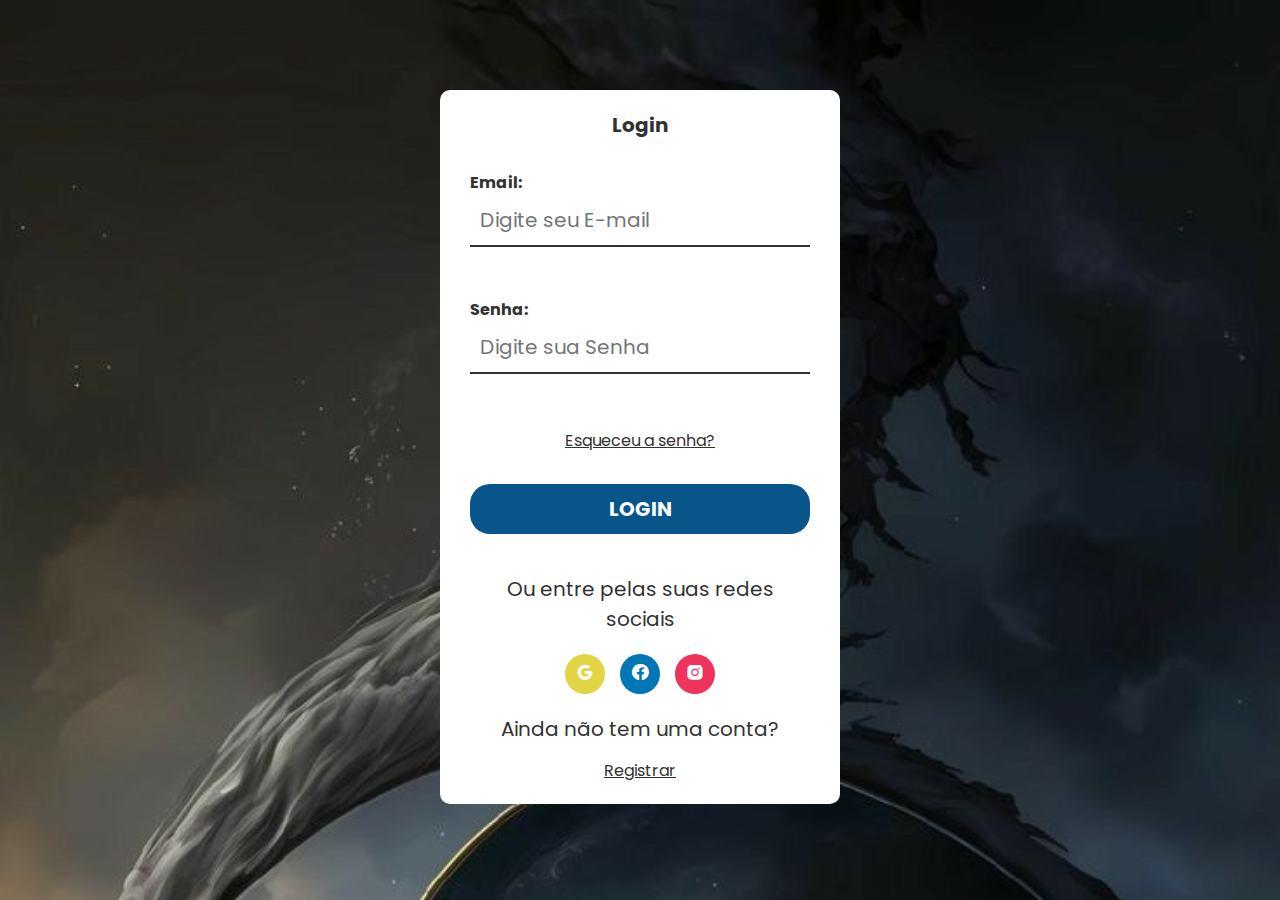
<file: index.html>
<!DOCTYPE html>
<html lang="pt-br">
<head>
  <meta charset="UTF-8">
  <meta http-equiv="X-UA-Compatible" content="IE=Edge">
  <meta name="viewport" content="width=device-width, initial-scale=1">
  
  <link href='https://unpkg.com/boxicons@2.1.4/css/boxicons.min.css' rel='stylesheet'>

  <title>Tela de Login</title>
  
  <!-- Custom Styles -->
  <link rel="stylesheet" href="style.css">
</head>

<body>
  <div id="login-container">
    <h1>Login</h1>
    <form id="form" class="form">
      <div class="form-control">
        <label for="email">Email:</label>
        <input type="text" name="email" id="email" placeholder="Digite seu E-mail" autocomplete="of">
        <small>Mensagem de Erro</small>
      </div>
      <div class="form-control">
        <label for="senha">Senha:</label>
        <input type="password" name="senha" id="senha" placeholder="Digite sua Senha">
        <small>Mensagem de Erro</small>
      </div>
        <a href="#" id="forgot-pass">Esqueceu a senha?</a>
        <input name="enviar" type="submit" value="login">
    </form>
    
    
    <div id="social-container">
      <p>Ou entre pelas suas redes sociais</p>
      <a href="https://accounts.google.com/v3/signin/identifier?hl=pt-br&ifkv=AaSxoQx4Do0hKt9DBFIRhGgkvmWV-L32H07AMXKJVpnXkY-H9MxQing0reGj3prBNkL7NAFei9A1wQ&flowName=GlifWebSignIn&flowEntry=ServiceLogin&dsh=S-703767137%3A1714710949519832&theme=mn&ddm=0"><i id="google" class='bx bxl-google'></i></a>
      <a href="https://pt-br.facebook.com/login/device-based/regular/login/"><i id="facebook" class='bx bxl-facebook-circle' ></i></a>
      <a href="https://www.instagram.com/accounts/login/"><i id="instagram" class='bx bxl-instagram-alt'></i></a>
    </div>
    <div id="register-container">
      <p>Ainda não tem uma conta?</p>
      <a href="/Criar Conta/criar-conta.html">Registrar</a>
    </div>
  </div>
  
  <script src="main.js"></script>
</body>
</html>
</file>
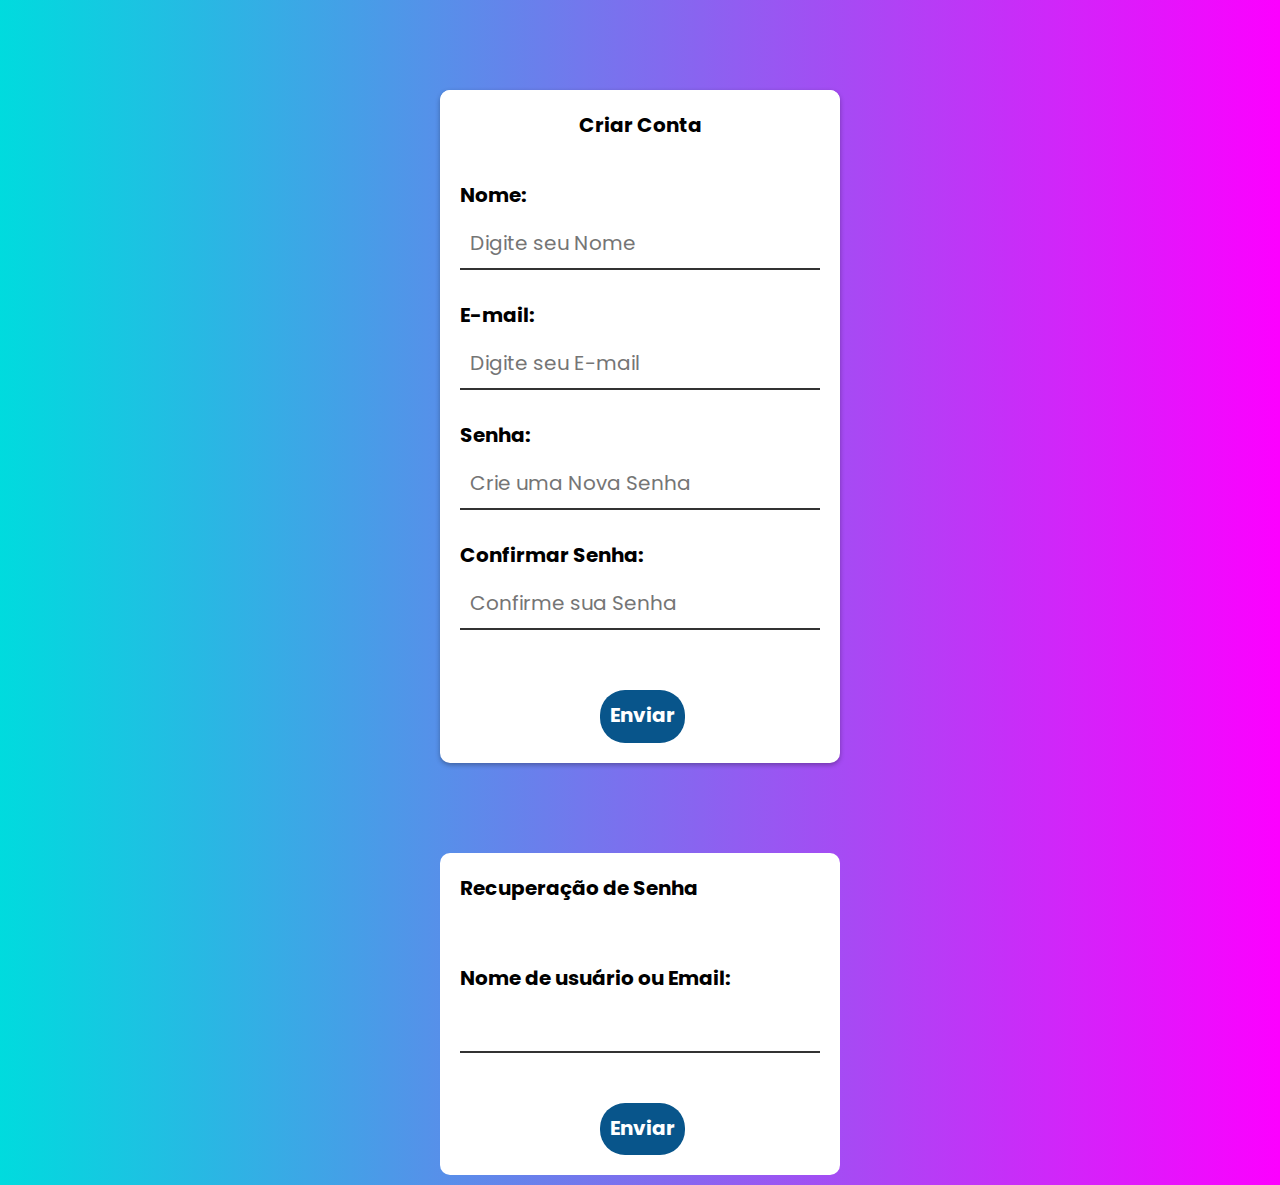
<file: Criar Conta/criar-conta.html>
<!DOCTYPE html>
<html lang="pt-br">
<head>
  <meta charset="UTF-8">
  <meta name="viewport" content="width=device-width, initial-scale=1.0">
  <meta http-equiv="X-UA-Compatible" content="ie=edge">
  
  <link href='https://unpkg.com/boxicons@2.1.4/css/boxicons.min.css' rel='stylesheet'>
  
  <title>Criar Conta</title>
  
  <link rel="stylesheet" href="/Criar Conta/criar-conta.css">
</head>


<body>
  <section class="criar-conta">
    <div class="container">
      <div class="header">
        <h1>Criar Conta</h1>
      </div>
    
      <form id="form" class="form">
        <div class="form-control">
          <label for="username">Nome:</label>
          <input type="text" id="username" placeholder="Digite seu Nome">
          <small>Mensagem de Erro</small>
        </div>
      
        <div class="form-control">
          <label for="email">E-mail:</label>
          <input type="text" id="email" placeholder="Digite seu E-mail">
          <small>Mensagem de Erro</small>
        </div>
      
        <div class="form-control">
          <label for="password">Senha:</label>
          <input type="password" id="password" placeholder="Crie uma Nova Senha">
          <small>Mensagem de Erro</small>
        </div>
      
        <div class="form-control">
          <label for="password-confirmation">Confirmar Senha:</label>
          <input type="password" id="password-confirmation" placeholder="Confirme sua Senha">
          <small>Mensagem de Erro</small>
        </div>
        <button type="submit">Enviar</button>
      </form>
    </div>
  </section>
  <section class="recuperar-senha">
    
    <div class="recuperar-conteudo">
      
      <h2>Recuperação de Senha</h2><br><br>
      
      <form id="recoveryForm">
        <label for="usernameOrEmail">Nome de usuário ou Email:</label><br>
        <input type="text" id="usernameOrEmail" name="usernameOrEmail"><br>
        
        <button type="submit">Enviar</button>
      </form>
    </div>
  </section>
  
  
  <script src="/Criar Conta/criar-conta.js"></script>
</body>
</html>


  <!--
    document.getElementById("recoveryForm").addEventListener("submit", function(event) {
      event.preventDefault();
      var usernameOrEmail = document.getElementById("usernameOrEmail").value;
      // Aqui você pode adicionar a lógica para validar os dados e enviar uma solicitação ao servidor para recuperar a senha
      console.log("Solicitação de recuperação de senha para: " + usernameOrEmail);
      // Por exemplo, você pode usar fetch() ou XMLHttpRequest para enviar uma solicitação AJAX
    });  -->
</file>
<file: style.css>
@import url('https://fonts.googleapis.com/css2?family=Honk&family=Indie+Flower&family=Poppins:ital,wght@0,100;0,200;0,300;0,400;0,500;0,600;0,700;0,800;0,900;1,100;1,200;1,300;1,400;1,500;1,600;1,700;1,800;1,900&family=Sedgwick+Ave+Display&display=swap');

/* ====== Geral ====== */
* {
  margin: 0;
  padding: 0;
  box-sizing: border-box;
  font-family: "Poppins", sans-serif;
  color: #323232;
  border: none;
  font-size: 15pt;
}

body {
  background-image: url("/imagens/fb2ea6cf28230797ab9dd427c48421ba.jpg");
  background-size: cover;
}

textarea:focus, input:focus {
  outline: none;
}

a, label {
  font-size: .8rem;
}

a:hover {
  color: #08558B;
}
/* ====== /Geral ====== */

/* ====== Login-container ====== */
#login-container {
  background-color: #fff;
  width: 400px;
  margin-left: auto;
  margin-right: auto;
  padding: 20px 30px;
  margin-top: 10vh;
  border-radius: 10px;
  text-align: center;
}
/* ====== /Login-container ====== */

/* ====== Formulário ====== */
form {
  margin-top: 30px;
  margin-bottom: 40px;
}

label, input {
  display: block;
  width: 100%;
  text-align: left;
}

label {
  font-weight: bold;
}

input {
  border-bottom: 2px solid #323232;
  padding: 10px;
  font-size: 1rem;
  margin-bottom: 20px;
}

input:focus {
  border-bottom: 2px solid #08558B;
}

forgot-pass {
  text-align: right;
  display: block;
}

input[type="submit"] {
  text-align: center;
  text-transform: uppercase;
  font-weight: bold;
  border: none;
  height: 40px;
  border-radius: 20px;
  margin-top: 30px;
  color: #fff;
  background-color: #08558B;
  cursor: pointer;
  padding-bottom: 2rem;
}

input[type="submit"]:hover {
  background-color: #1B223C;
  transition: .5s ease;
}
/* ====== /Formulário ====== */

/* ====== Social-container ====== */
#social-container, #social-container p {
  margin-bottom: 20px;
}

#social-container i {
  width: 40px;
  height: 40px;
  border-radius: 50px;
  line-height: 37px;
  color: #fff;
  margin: 0 5px;
  cursor: pointer;
}

#google {
  background-color: #E1D545;
}

#facebook {
  background-color: #0077B5;
}

#instagram {
  background-color: #EE335C;
}
/* ====== /Social-container ====== */

/* ====== Register-container ====== */
#register-container p {
  margin-bottom: 10px;
}
/* ====== /Register-container ====== */

.form-control small {
  position: relative;
  font-size: 15px;
  bottom: 0;
  left: 0;
  visibility: hidden;
}

.form-control.success input {
  border-color: green;
}

.form-control.error input {
  border-color: red;
}

.form-control.error small {
  visibility: visible;
  color: red;
  font-size: 14px;
}
</file>
<file: Criar Conta/criar-conta.css>
@import url('https://fonts.googleapis.com/css2?family=Honk&family=Indie+Flower&family=Poppins:ital,wght@0,100;0,200;0,300;0,400;0,500;0,600;0,700;0,800;0,900;1,100;1,200;1,300;1,400;1,500;1,600;1,700;1,800;1,900&family=Sedgwick+Ave+Display&display=swap');

* {
  box-sizing: border-box;
  margin: 0;
  padding: 0;
  font-family: "Poppins", sans-serif;
  border: none;
  font-size: 15pt;
}

.criar-conta, .recuperar-senha {
  display: flex;
  align-items: center;
  justify-content: center;
  margin-top: 10vh;
}

body {
  width: 100%;
  min-height: 100vh;
  background: linear-gradient(90deg, #00dbde 0%, #fc00ff 100%);
  display: column;
  justify-content: center;
  align-items: center;
}

textarea:focus, input:focus {
  outline: none; 
}

.container {
  background-color: #fff;
  border-radius: 10px;
  box-shadow: 0 2px 5px rgba(0, 0, 0, 0.3);
  width: 400px;
  max-width: 100%;
  overflow: hidden;
}

.header {
  background-color: #fff;
  padding: 20px;
  text-align: center;
}

.form {
  padding: 20px;
}

.form-control {
  margin-bottom: 10px;
  padding-bottom: 20px;
  position: relative;
}

.form-control label {
  font-weight: bold;
  display: inline-block;
  margin-bottom: 5px;
}

.form-control input {
  margin-top: 3px;
  border-bottom: 2px solid #323232;
  display: block;
  font-size: 1rem;
  width: 100%;
  padding: 10px;
}

.form-control input:focus {
  border-bottom: 2px solid #08558B;
}   

.form-control i {
  position: absolute;
  top: 45px;
  right: 10px;
  visibility: hidden;
}

.form-control small {
  position: absolute;
  bottom: 0;
  left: 0;
  visibility: hidden;
}

.form button {
  text-align: center;
  font-weight: bold;
  border: none;
  height: 40px;
  border-radius: 25px;
  margin-top: 30px;
  color: #fff;
  background-color: #08558B;
  cursor: pointer;
  padding: 10px;
  margin-left: 7rem;
  padding-bottom: 43px;
}

.form button:hover {
   background-color: #1B223C;
   transition: .5s ease;
}

.form-control.success input {
  border-color: green;
}

.form-control.error input {
  border-color: red;
}

.form-control.success i.bx-message-square-check {
  background-color: green;
  border-radius: 50px;
  padding: 3px;
  visibility: visible;
}

.form-control.error i.bx-message-alt-error {
  background-color: red;
  border-radius: 50px;
  padding: 3px;
  visibility: visible;
}

.form-control.error small {
  visibility: visible;
  color: red;
  font-size: 14px;
}





.recuperar-senha button {
  margin-top: 1rem;
  text-align: center;
  font-weight: bold;
  border: none;
  height: 40px;
  border-radius: 25px;
  color: #fff;
  background-color: #08558B;
  cursor: pointer;
  padding: 10px;
  margin-left: 7rem;
  padding-bottom: 42px;
}

.recuperar-senha button:hover {
   background-color: #1B223C;
   transition: .5s ease;
}

.recuperar-senha label {
  font-weight: bold;
  display: inline-block;
  margin-bottom: 5px;
}

.recuperar-senha input {
  margin-top: 3px;
  border-bottom: 2px solid #323232;
  display: block;
  font-size: 1rem;
  width: 100%;
  padding: 10px;
}

.recuperar-senha {
  display: flex;
  margin-left: auto;
  margin-right: auto;
  margin-bottom: 10px;
  padding-bottom: 20px;
  position: relative;
  background-color: #fff;
  border-radius:10px;
  padding: 20px;
  width: 400px;
  max-width: 100%;
  
}

.recuperar-senha input:focus {
  border-bottom: 2px solid #08558B;
}
</file>
